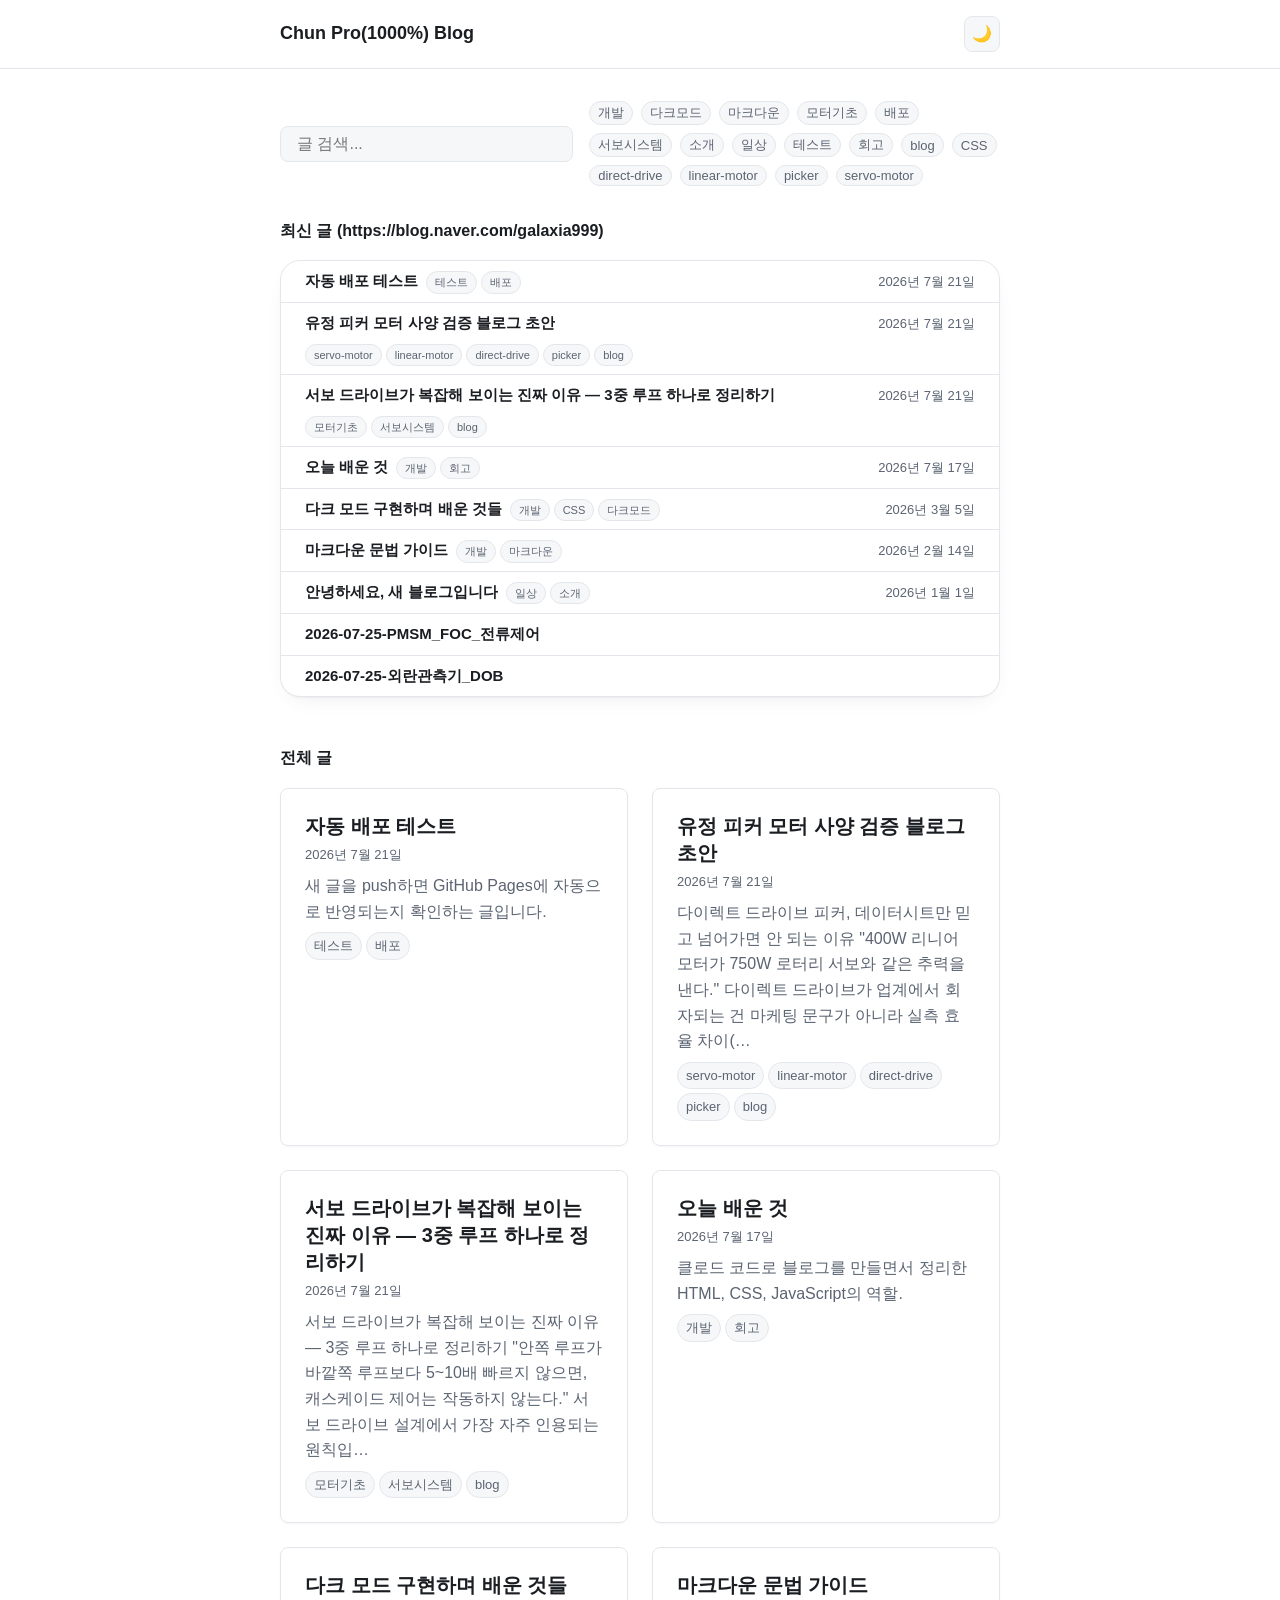
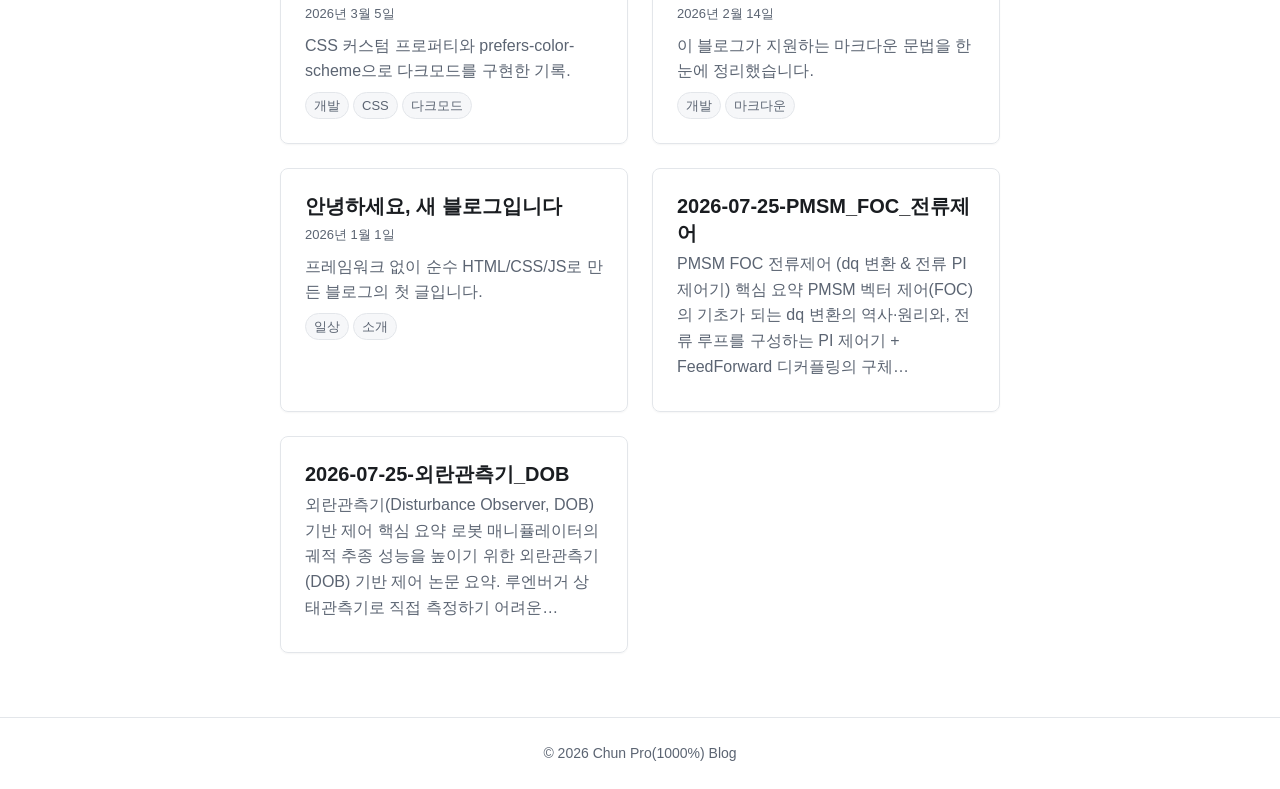
<file: index.html>
<!doctype html>
<html lang="ko">
<head>
  <meta charset="UTF-8">
  <meta name="viewport" content="width=device-width, initial-scale=1">
  <title>Chun Pro(1000%) Blog</title>
  <meta name="description" content="마크다운으로 쓰는 블로그">
  <link rel="icon" href="data:image/svg+xml,%3Csvg xmlns='http://www.w3.org/2000/svg' viewBox='0 0 100 100'%3E%3Ctext y='.9em' font-size='90'%3E%F0%9F%93%9D%3C/text%3E%3C/svg%3E">
  <script>
    (function () {
      try {
        var t = localStorage.getItem("theme");
        if (t === "light" || t === "dark") {
          document.documentElement.setAttribute("data-theme", t);
        }
      } catch (e) {}
    })();
  </script>
  <link rel="stylesheet" href="css/theme.css">
  <link rel="stylesheet" href="css/starfield.css">
  <link rel="stylesheet" href="css/layout.css">
  <link rel="stylesheet" href="css/typography.css">
  <link rel="stylesheet" href="css/components.css">
</head>
<body>
  <header class="site-header">
    <div class="site-header__inner">
      <a class="site-title" href="index.html">Chun Pro(1000%) Blog</a>
      <button id="theme-toggle" class="theme-toggle" type="button" aria-pressed="false" aria-label="다크 모드로 전환"></button>
    </div>
  </header>

  <main class="site-main">
    <div class="list-toolbar">
      <input id="search-input" class="search-input" type="search" placeholder="글 검색..." aria-label="글 검색">
      <div id="tag-filter" class="tag-filter" aria-label="태그 필터"></div>
    </div>

    <section class="latest-section">
      <h2 class="section-heading">최신 글 (https://blog.naver.com/galaxia999)</h2>
      <div class="board-panel">
        <ul id="latest-list" class="post-board" aria-live="polite">
          <li class="post-board__empty">글을 불러오는 중...</li>
        </ul>
      </div>
    </section>

    <section class="all-posts-section">
      <h2 class="section-heading">전체 글</h2>
      <ul id="post-list" class="post-list" aria-live="polite">
        <li class="post-list__empty">글을 불러오는 중...</li>
      </ul>

      <nav id="pagination" class="pagination" aria-label="페이지 네비게이션"></nav>
    </section>
  </main>

  <footer class="site-footer">
    <p>&copy; 2026 Chun Pro(1000%) Blog</p>
  </footer>

  <script type="module" src="js/theme.js"></script>
  <script type="module" src="js/starfield.js"></script>
  <script type="module" src="js/listPage.js"></script>
</body>
</html>
</file>
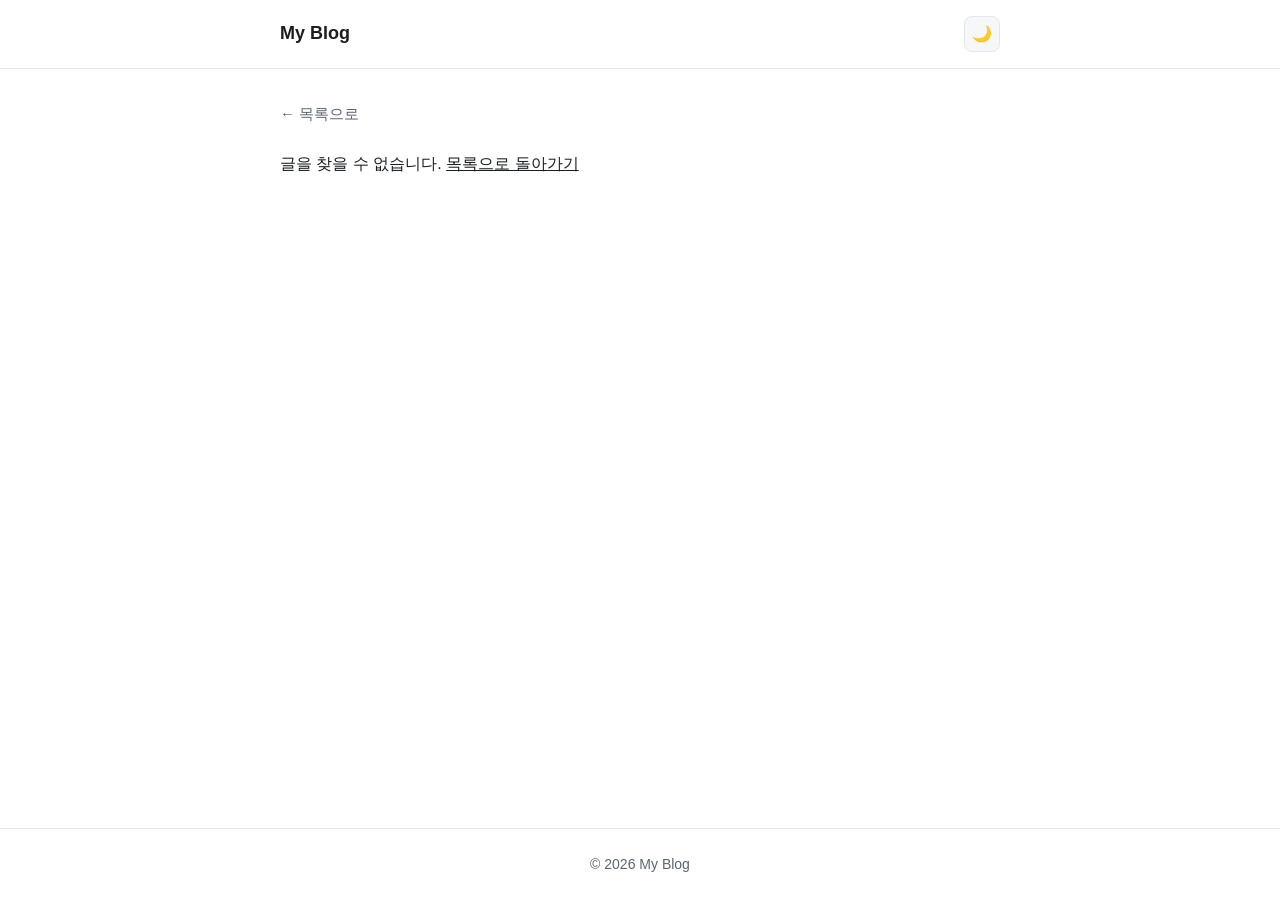
<file: post.html>
<!doctype html>
<html lang="ko">
<head>
  <meta charset="UTF-8">
  <meta name="viewport" content="width=device-width, initial-scale=1">
  <title>글 불러오는 중... - My Blog</title>
  <meta name="description" content="">
  <link rel="icon" href="data:image/svg+xml,%3Csvg xmlns='http://www.w3.org/2000/svg' viewBox='0 0 100 100'%3E%3Ctext y='.9em' font-size='90'%3E%F0%9F%93%9D%3C/text%3E%3C/svg%3E">
  <script>
    (function () {
      try {
        var t = localStorage.getItem("theme");
        if (t === "light" || t === "dark") {
          document.documentElement.setAttribute("data-theme", t);
        }
      } catch (e) {}
    })();
  </script>
  <link rel="stylesheet" href="css/theme.css">
  <link rel="stylesheet" href="css/starfield.css">
  <link rel="stylesheet" href="css/layout.css">
  <link rel="stylesheet" href="css/typography.css">
  <link rel="stylesheet" href="css/components.css">
  <link rel="stylesheet" href="css/syntax.css">
</head>
<body>
  <header class="site-header">
    <div class="site-header__inner">
      <a class="site-title" href="index.html">My Blog</a>
      <button id="theme-toggle" class="theme-toggle" type="button" aria-pressed="false" aria-label="다크 모드로 전환"></button>
    </div>
  </header>

  <main class="site-main">
    <a class="back-link" href="index.html">&larr; 목록으로</a>
    <article id="post-article" class="post-article">
      <p>글을 불러오는 중...</p>
    </article>
  </main>

  <footer class="site-footer">
    <p>&copy; 2026 My Blog</p>
  </footer>

  <script type="module" src="js/theme.js"></script>
  <script type="module" src="js/starfield.js"></script>
  <script type="module" src="js/postPage.js"></script>
</body>
</html>
</file>
<file: css/theme.css>
/* ---- Reset ---- */
*, *::before, *::after { box-sizing: border-box; }
html, body, h1, h2, h3, h4, p, figure, blockquote, dl, dd, ul, ol { margin: 0; }
ul, ol { padding: 0; }
img { max-width: 100%; display: block; }
a { color: inherit; }

/* ---- Design tokens: light (default) ---- */
:root {
  --color-bg: #ffffff;
  --color-bg-elevated: #f6f7f9;
  --color-text: #1a1d21;
  --color-text-muted: #5b6472;
  --color-accent: #2563eb;
  --color-accent-hover: #1d4ed8;
  --color-border: #e3e6ea;
  --color-code-bg: #f2f3f5;
  --color-code-text: #1a1d21;

  --font-sans: -apple-system, BlinkMacSystemFont, "Segoe UI", Roboto, "Helvetica Neue", Arial, sans-serif;
  --font-mono: ui-monospace, SFMono-Regular, "Cascadia Code", Consolas, "Liberation Mono", monospace;

  --space-1: 4px;
  --space-2: 8px;
  --space-3: 16px;
  --space-4: 24px;
  --space-5: 32px;
  --space-6: 48px;

  --content-max-width: 42rem;
  --radius-sm: 4px;
  --radius-md: 8px;

  color-scheme: light;
}

/* ---- Dark tokens via OS preference ---- */
@media (prefers-color-scheme: dark) {
  :root {
    --color-bg: #14161a;
    --color-bg-elevated: #1c1f24;
    --color-text: #e7e9ec;
    --color-text-muted: #9aa3af;
    --color-accent: #5b9dff;
    --color-accent-hover: #7fb1ff;
    --color-border: #2b2f36;
    --color-code-bg: #1c1f24;
    --color-code-text: #e7e9ec;

    color-scheme: dark;
  }
}

/* ---- Explicit overrides (manual toggle wins over OS setting) ---- */
:root[data-theme="light"] {
  --color-bg: #ffffff;
  --color-bg-elevated: #f6f7f9;
  --color-text: #1a1d21;
  --color-text-muted: #5b6472;
  --color-accent: #2563eb;
  --color-accent-hover: #1d4ed8;
  --color-border: #e3e6ea;
  --color-code-bg: #f2f3f5;
  --color-code-text: #1a1d21;

  color-scheme: light;
}

:root[data-theme="dark"] {
  --color-bg: #14161a;
  --color-bg-elevated: #1c1f24;
  --color-text: #e7e9ec;
  --color-text-muted: #9aa3af;
  --color-accent: #5b9dff;
  --color-accent-hover: #7fb1ff;
  --color-border: #2b2f36;
  --color-code-bg: #1c1f24;
  --color-code-text: #e7e9ec;

  color-scheme: dark;
}

body {
  background: var(--color-bg);
  color: var(--color-text);
  font-family: var(--font-sans);
  transition: background-color 0.15s ease, color 0.15s ease;
}
</file>
<file: css/starfield.css>
.starfield {
  position: fixed;
  inset: 0;
  z-index: 0;
  overflow: hidden;
  pointer-events: none;
  opacity: 0;
  transition: opacity 0.4s ease;
}

@media (prefers-color-scheme: dark) {
  .starfield {
    opacity: 1;
  }
}

:root[data-theme="light"] .starfield {
  opacity: 0;
}

:root[data-theme="dark"] .starfield {
  opacity: 1;
}

.star {
  position: absolute;
  border-radius: 50%;
  background: #fff;
  box-shadow: 0 0 4px 1px rgba(255, 255, 255, 0.65);
  animation: twinkle linear infinite;
}

@keyframes twinkle {
  0%,
  100% {
    opacity: 0.2;
    transform: scale(0.7);
  }
  50% {
    opacity: 1;
    transform: scale(1.15);
  }
}

@media (prefers-reduced-motion: reduce) {
  .star {
    animation: none;
    opacity: 0.6;
  }
}
</file>
<file: css/layout.css>
body {
  min-height: 100vh;
  display: flex;
  flex-direction: column;
}

.site-header,
.site-main,
.site-footer {
  position: relative;
  z-index: 1;
}

.site-header {
  border-bottom: 1px solid var(--color-border);
}

.site-header__inner {
  max-width: calc(var(--content-max-width) + var(--space-6) * 2);
  margin: 0 auto;
  padding: var(--space-3) var(--space-4);
  display: flex;
  align-items: center;
  justify-content: space-between;
  gap: var(--space-3);
}

.site-title {
  font-size: 1.125rem;
  font-weight: 700;
  text-decoration: none;
}

.theme-toggle {
  appearance: none;
  border: 1px solid var(--color-border);
  background: var(--color-bg-elevated);
  color: var(--color-text);
  border-radius: var(--radius-md);
  width: 2.25rem;
  height: 2.25rem;
  font-size: 1rem;
  line-height: 1;
  cursor: pointer;
}

.theme-toggle:hover {
  border-color: var(--color-accent);
}

.site-main {
  flex: 1;
  width: 100%;
  max-width: calc(var(--content-max-width) + var(--space-6) * 2);
  margin: 0 auto;
  padding: var(--space-4);
}

.site-footer {
  border-top: 1px solid var(--color-border);
  color: var(--color-text-muted);
  font-size: 0.875rem;
  text-align: center;
  padding: var(--space-4);
}

@media (min-width: 640px) {
  .site-main {
    padding: var(--space-5) var(--space-4);
  }
}
</file>
<file: css/typography.css>
body {
  font-size: 1rem;
  line-height: 1.65;
}

/* ---- Post detail header ---- */
.post-article__header {
  margin-bottom: var(--space-5);
}

.post-article__title {
  font-size: 1.75rem;
  line-height: 1.3;
  margin-bottom: var(--space-2);
}

.post-article__date {
  display: block;
  color: var(--color-text-muted);
  font-size: 0.875rem;
  margin-bottom: var(--space-2);
}

.post-article__tags {
  display: flex;
  flex-wrap: wrap;
  gap: var(--space-1);
}

/* ---- Prose (rendered markdown body) ---- */
.prose {
  font-size: 1.0625rem;
  line-height: 1.75;
}

.prose > * + * {
  margin-top: var(--space-4);
}

.prose h1,
.prose h2,
.prose h3,
.prose h4 {
  line-height: 1.35;
  margin-top: var(--space-6);
  margin-bottom: var(--space-2);
}

.prose h1 { font-size: 1.5rem; }
.prose h2 { font-size: 1.3rem; }
.prose h3 { font-size: 1.125rem; }
.prose h4 { font-size: 1rem; }

.prose p { margin: 0; }

.prose a {
  color: var(--color-accent);
  text-decoration: underline;
  text-underline-offset: 2px;
}

.prose a:hover { color: var(--color-accent-hover); }

.prose strong { font-weight: 700; }
.prose em { font-style: italic; }

.prose ul,
.prose ol {
  padding-left: 1.5em;
}

.prose li + li { margin-top: var(--space-1); }

.prose blockquote {
  border-left: 3px solid var(--color-accent);
  padding-left: var(--space-3);
  color: var(--color-text-muted);
}

.prose blockquote > * + * {
  margin-top: var(--space-2);
}

.prose hr {
  border: none;
  border-top: 1px solid var(--color-border);
  margin: var(--space-5) 0;
}

.prose code {
  font-family: var(--font-mono);
  font-size: 0.875em;
  background: var(--color-code-bg);
  color: var(--color-code-text);
  padding: 0.15em 0.4em;
  border-radius: var(--radius-sm);
}

.prose pre {
  background: var(--color-code-bg);
  border: 1px solid var(--color-border);
  border-radius: var(--radius-md);
  padding: var(--space-3);
  overflow-x: auto;
}

.prose pre code {
  background: none;
  padding: 0;
  font-size: 0.875rem;
  line-height: 1.6;
}

.prose img {
  border-radius: var(--radius-md);
}

@media (min-width: 640px) {
  .post-article__title {
    font-size: 2rem;
  }
}
</file>
<file: css/components.css>
/* ---- List toolbar (search + tag filter) ---- */
.list-toolbar {
  display: flex;
  flex-direction: column;
  gap: var(--space-3);
  margin-bottom: var(--space-5);
}

.search-input {
  width: 100%;
  padding: var(--space-2) var(--space-3);
  font-size: 1rem;
  font-family: var(--font-sans);
  color: var(--color-text);
  background: var(--color-bg-elevated);
  border: 1px solid var(--color-border);
  border-radius: var(--radius-md);
}

.search-input:focus {
  outline: 2px solid var(--color-accent);
  outline-offset: 1px;
}

.tag-filter {
  display: flex;
  flex-wrap: wrap;
  gap: var(--space-2);
}

.tag-chip {
  display: inline-flex;
  align-items: center;
  padding: 2px var(--space-2);
  font-size: 0.8125rem;
  color: var(--color-text-muted);
  background: var(--color-bg-elevated);
  border: 1px solid var(--color-border);
  border-radius: 999px;
}

button.tag-chip {
  cursor: pointer;
  font-family: var(--font-sans);
}

button.tag-chip:hover {
  border-color: var(--color-accent);
  color: var(--color-text);
}

button.tag-chip.is-active {
  background: var(--color-accent);
  border-color: var(--color-accent);
  color: #fff;
}

/* ---- Section headings ---- */
.section-heading {
  font-size: 1rem;
  font-weight: 700;
  margin-bottom: var(--space-3);
}

.latest-section {
  margin-bottom: var(--space-6);
}

/* ---- Latest-posts board (compact bulletin-board style list) ---- */
.board-panel {
  background: var(--color-bg);
  border: 1px solid var(--color-border);
  border-radius: 20px;
  box-shadow: 0 1px 2px rgba(0, 0, 0, 0.04), 0 8px 24px -12px rgba(0, 0, 0, 0.12);
  overflow: hidden;
}

.post-board {
  list-style: none;
}

.post-board__row {
  border-bottom: 1px solid var(--color-border);
}

.post-board__row:last-child {
  border-bottom: none;
}

.post-board__empty {
  color: var(--color-text-muted);
  list-style: none;
  padding: var(--space-4) var(--space-4);
}

.post-board__link {
  display: flex;
  align-items: baseline;
  justify-content: space-between;
  gap: var(--space-3);
  padding: var(--space-2) var(--space-4);
  text-decoration: none;
  color: inherit;
  transition: background-color 0.12s ease;
}

.post-board__link:hover {
  background: var(--color-bg-elevated);
}

.post-board__link:hover .post-board__title {
  color: var(--color-accent);
}

.post-board__main {
  display: flex;
  align-items: baseline;
  flex-wrap: wrap;
  gap: var(--space-2);
  min-width: 0;
}

.post-board__title {
  font-size: 0.9375rem;
  font-weight: 600;
  white-space: nowrap;
  overflow: hidden;
  text-overflow: ellipsis;
  transition: color 0.12s ease;
}

.post-board__tags {
  display: flex;
  flex-wrap: wrap;
  gap: 4px;
  flex-shrink: 0;
}

.post-board__tags .tag-chip {
  font-size: 0.6875rem;
  padding: 1px 8px;
}

.post-board__date {
  flex-shrink: 0;
  font-size: 0.8125rem;
  color: var(--color-text-muted);
}

@media (max-width: 479px) {
  .post-board__link {
    flex-direction: column;
    align-items: flex-start;
    gap: 2px;
  }

  .post-board__title {
    white-space: normal;
    overflow: visible;
    text-overflow: unset;
  }
}

/* ---- Post list / cards ---- */
.post-list {
  list-style: none;
  display: grid;
  grid-template-columns: 1fr;
  gap: var(--space-4);
}

.post-list__empty {
  color: var(--color-text-muted);
  list-style: none;
  padding: var(--space-4) 0;
}

.post-card {
  border: 1px solid var(--color-border);
  border-radius: var(--radius-md);
  box-shadow: 0 1px 2px rgba(0, 0, 0, 0.04);
  transition: border-color 0.15s ease, box-shadow 0.15s ease, transform 0.15s ease;
}

.post-card:hover {
  border-color: var(--color-accent);
  box-shadow: 0 8px 20px -10px rgba(0, 0, 0, 0.2);
  transform: translateY(-1px);
}

.post-card__link {
  display: block;
  padding: var(--space-4);
  text-decoration: none;
  color: inherit;
}

.post-card__title {
  font-size: 1.25rem;
  line-height: 1.35;
  margin-bottom: var(--space-1);
}

.post-card__date {
  display: block;
  font-size: 0.8125rem;
  color: var(--color-text-muted);
  margin-bottom: var(--space-2);
}

.post-card__excerpt {
  color: var(--color-text-muted);
  line-height: 1.6;
  margin-bottom: var(--space-2);
}

.post-card__tags {
  display: flex;
  flex-wrap: wrap;
  gap: var(--space-1);
}

@media (min-width: 720px) {
  .post-list {
    grid-template-columns: repeat(2, 1fr);
  }
}

/* ---- Pagination ---- */
.pagination {
  display: flex;
  align-items: center;
  justify-content: center;
  gap: 4px;
  margin-top: var(--space-5);
}

.pagination__page,
.pagination__nav {
  appearance: none;
  border: none;
  background: transparent;
  color: var(--color-text-muted);
  font-family: var(--font-sans);
  font-size: 0.875rem;
  width: 2rem;
  height: 2rem;
  border-radius: 999px;
  cursor: pointer;
  display: inline-flex;
  align-items: center;
  justify-content: center;
  transition: background-color 0.12s ease, color 0.12s ease;
}

.pagination__page:hover,
.pagination__nav:hover:not(:disabled) {
  background: var(--color-bg-elevated);
  color: var(--color-text);
}

.pagination__page.is-active {
  background: linear-gradient(135deg, #4c8dff, #a06cd5, #ff6f91);
  color: #fff;
  font-weight: 600;
}

.pagination__nav:disabled {
  opacity: 0.35;
  cursor: default;
}

.pagination__ellipsis {
  width: 2rem;
  height: 2rem;
  display: inline-flex;
  align-items: center;
  justify-content: center;
  color: var(--color-text-muted);
}

.pagination__nav--next {
  width: auto;
  padding: 0 var(--space-3);
  gap: 2px;
}

@media (min-width: 640px) {
  .list-toolbar {
    flex-direction: row;
    align-items: center;
    justify-content: space-between;
  }

  .search-input {
    max-width: 20rem;
  }
}

/* ---- Detail page back link ---- */
.back-link {
  display: inline-block;
  margin-bottom: var(--space-4);
  color: var(--color-text-muted);
  text-decoration: none;
  font-size: 0.9375rem;
}

.back-link:hover {
  color: var(--color-accent);
}
</file>
<file: css/syntax.css>
:root {
  --tok-comment: #6b7280;
  --tok-string: #16794f;
  --tok-number: #b45309;
  --tok-keyword: #7c3aed;
  --tok-function: #2563eb;
}

@media (prefers-color-scheme: dark) {
  :root {
    --tok-comment: #7a8394;
    --tok-string: #7ee2a8;
    --tok-number: #f0b35e;
    --tok-keyword: #c4a4ff;
    --tok-function: #82b4ff;
  }
}

:root[data-theme="light"] {
  --tok-comment: #6b7280;
  --tok-string: #16794f;
  --tok-number: #b45309;
  --tok-keyword: #7c3aed;
  --tok-function: #2563eb;
}

:root[data-theme="dark"] {
  --tok-comment: #7a8394;
  --tok-string: #7ee2a8;
  --tok-number: #f0b35e;
  --tok-keyword: #c4a4ff;
  --tok-function: #82b4ff;
}

.tok-comment { color: var(--tok-comment); font-style: italic; }
.tok-string { color: var(--tok-string); }
.tok-number { color: var(--tok-number); }
.tok-keyword { color: var(--tok-keyword); font-weight: 600; }
.tok-function { color: var(--tok-function); }
</file>
